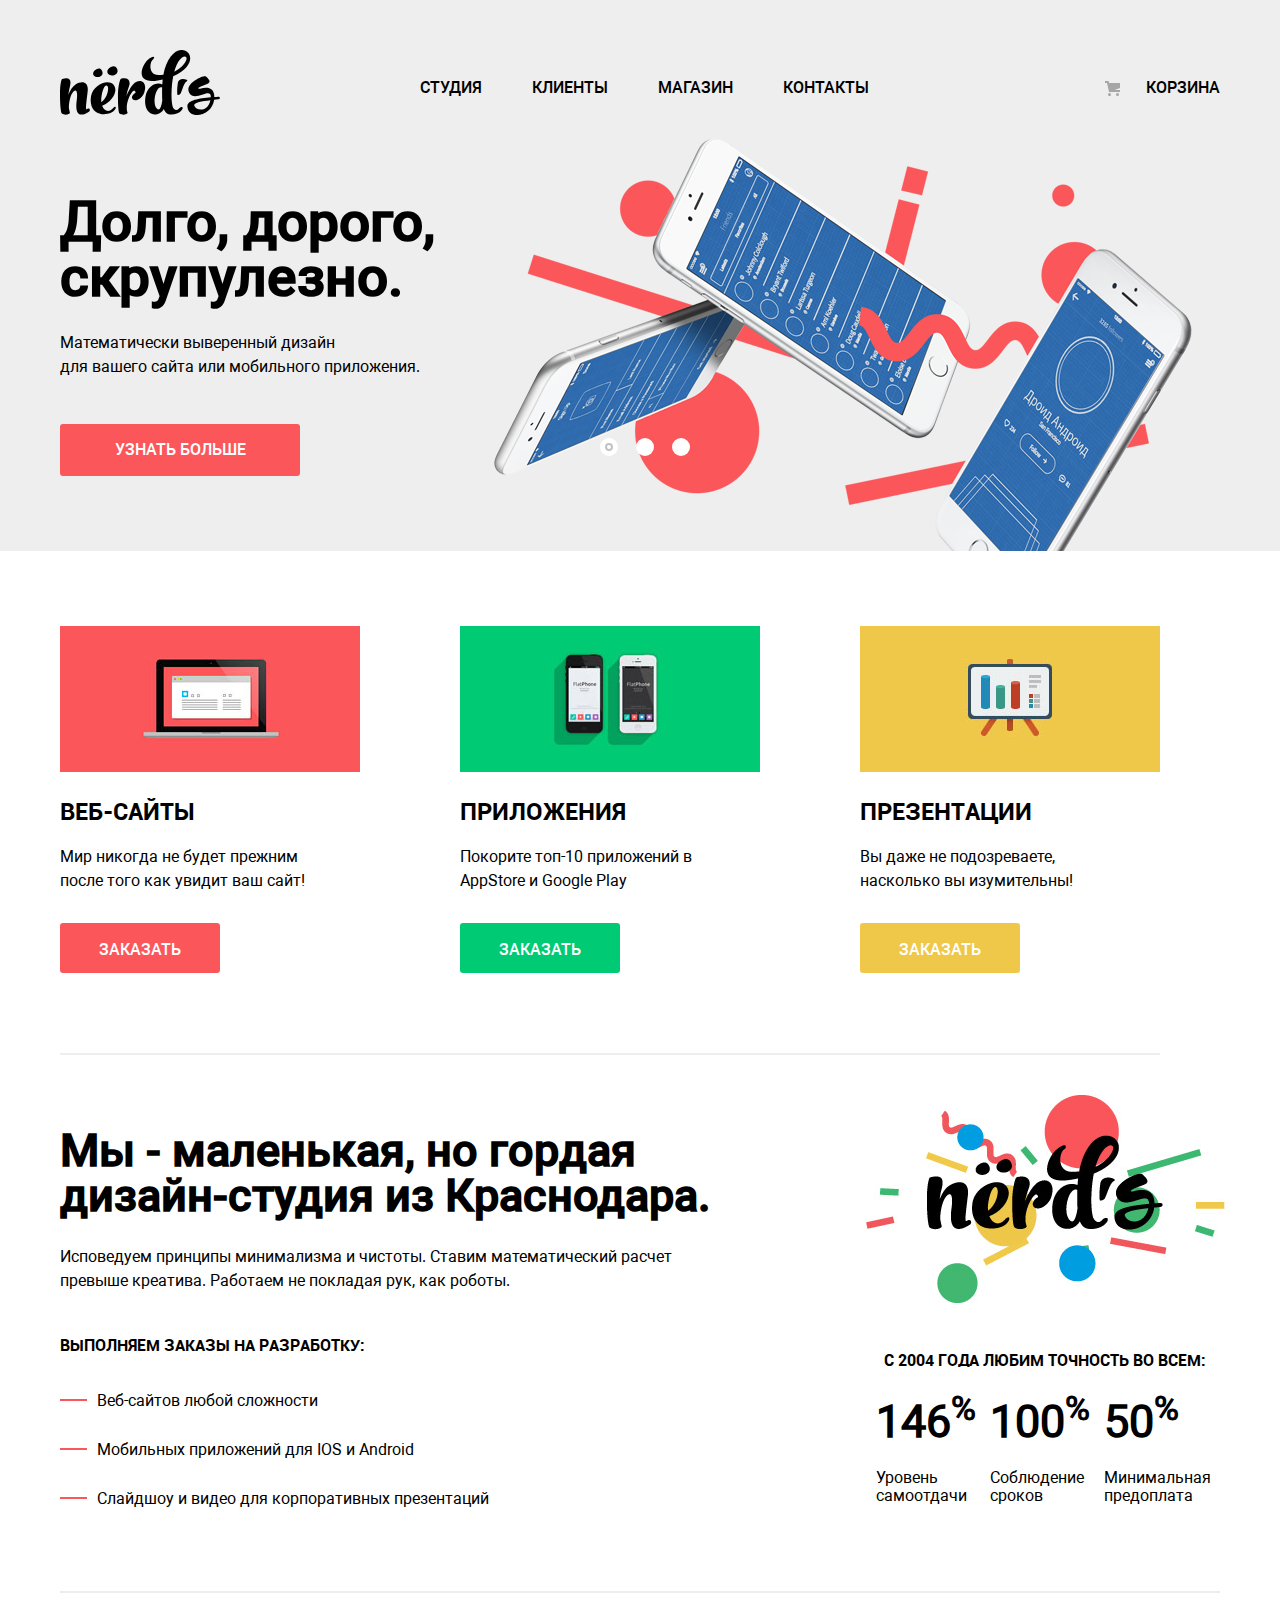
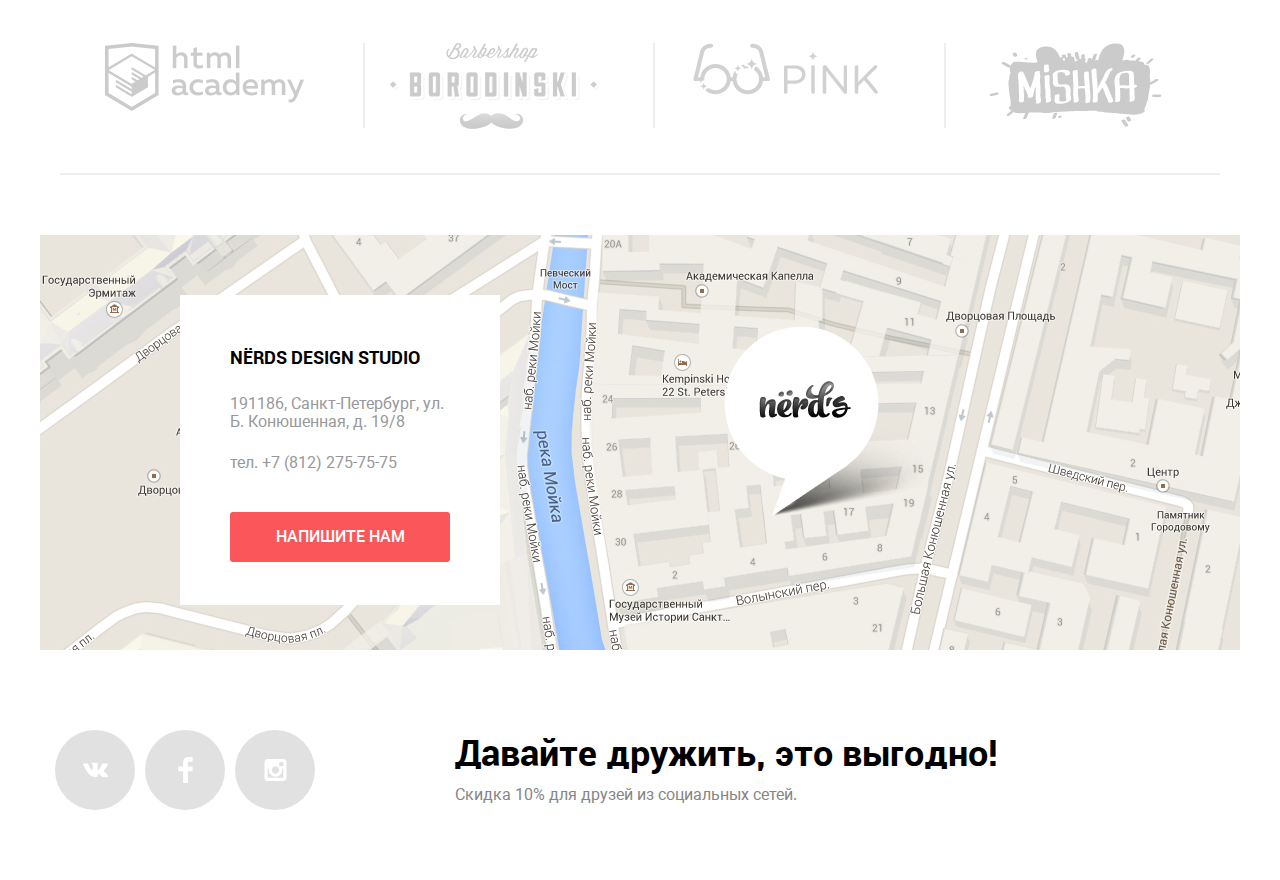
<file: index.html>
<!DOCTYPE html>
<html lang="ru">
  <head>
    <meta charset="utf-8">
    <title>Дизайн-студия "Нёрдс"</title>
    <link href="css/normalize.css" rel="stylesheet">
    <link href="css/style.css" rel="stylesheet">
  </head>
  <body>
    <header class="main-header">
      <nav class="main-navigation">
        <a class="header-logo" href="index.html">
          <img src="img/nerds-logo.svg" width="160" height="65" alt="Логотип Нёрдс">
        </a>
        <ul class="main-navigation-list">
          <li class="main-navigation-item"><a href="#">Студия</a></li>
          <li class="main-navigation-item"><a href="#">Клиенты</a></li>
          <li class="main-navigation-item"><a href="catalog.html">Магазин</a></li>
          <li class="main-navigation-item"><a href="#">Контакты</a></li>
        </ul>
        <a class="user-block" href="#">Корзина</a>
      </nav>  
      <section class="slider">
        <h2 class="visually-hidden">Слайдер</h2>
        <input type="radio" name="indicator" id="btn-1" class="btn-1 current" checked>
        <input type="radio" name="indicator" id="btn-2" class="btn-2">
        <input type="radio" name="indicator" id="btn-3" class="btn-3">
        <div class="slider-indicator">
          <label for="btn-1"></label>
          <label for="btn-2"></label>
          <label for="btn-3"></label>
        </div>
        <ul class="slider-list">
          <li class="slider-item slide-1 current">
            <h2 class="slider-title">Долго, дорого,<br>
            скрупулезно.</h2>
            <p>Математически выверенный дизайн<br>
            для вашего сайта или мобильного приложения.</p>
            <a class="button slider-button" href="#">Узнать больше</a>
            <img src="img/nerds-index-slide1.png" width="760" height="431" alt="Слайд1">
          </li>
          <li class="slider-item slide-2">
            <h2 class="slider-title">Любим математику<br>
            как никто другой</h2>
            <p>Никакого креатива, только математические формулы<br>
            для расчёта идеальных пропорций.</p>
            <a class="button slider-button" href="#">Узнать больше</a>
            <img src="img/nerds-index-slide2.png" width="760" height="431" alt="Слайд2">
          </li>
          <li class="slider-item slide-3">
            <h2 class="slider-title">Только ночь,<br>
            только хардкор</h2>
            <p>Работать днем, как все? Мы против этого.<br>
            Ближе к полуночи работа только начинается.</p>
            <a class="button slider-button" href="#">Узнать больше</a>
            <img src="img/nerds-index-slide3.png" width="760" height="431" alt="Слайд3">
          </li>
        </ul>
      </section>
    </header>
    <main class="container">
      <section class="features">
        <h2 class="visually-hidden">Услуги</h2>
        <ul class="features-list">
          <li class="features-item">
            <img src="img/illustration-1.jpg" width="300" height="146" alt="Веб-сайты">
            <h3 class="features-item-title">Веб-сайты</h3>
            <p>Мир никогда не будет прежним после того как увидит ваш сайт!</p>
            <button class="button features-button button-pink" type="button">Заказать</button>
          </li>
          <li class="features-item">
            <img src="img/illustration-2.jpg" width="300" height="146" alt="Приложения">
            <h3 class="features-item-title">Приложения</h3>
            <p>Покорите топ-10 приложений в AppStore и Google Play</p>
            <button class="button features-button button-green" type="button">Заказать</button>
          </li>
          <li class="features-item">
            <img src="img/illustration-3.jpg" width="300" height="146" alt="Презентации">
            <h3 class="features-item-title">Презентации</h3>
            <p>Вы даже не подозреваете, насколько вы изумительны!</p>
            <button class="button features-button button-yellow" type="button">Заказать</button>
          </li>
        </ul>
      </section>
      <section class="about-studio">
        <h2 class="visually-hidden">Информация о студии</h2>
        <div class="promo">
          <p><b>Мы - маленькая, но гордая дизайн-студия из Краснодара.</b></p>
          <p>Исповедуем принципы минимализма и чистоты. Ставим математический расчет превыше креатива. Работаем не покладая рук, как роботы.</p>
          <p class="orders">Выполняем заказы на разработку:</p>
          <ul class="orders-list">
            <li class="orders-item">Веб-сайтов любой сложности</li>
            <li class="orders-item">Мобильных приложений для IOS и Android</li>
            <li class="orders-item">Слайдшоу и видео для корпоративных презентаций</li>
          </ul>
        </div>
        <div class="info">
          <img src="img/nerds-illustration.png" width="360" height="208" alt="Логотип">
          <table class="info-table">
            <caption>С 2004 года любим точность во всем:</caption>
            <tr>
              <th>146<sup>%</sup></th>
              <th>100<sup>%</sup></th>
              <th>50<sup>%</sup></th>
            </tr>
            <tr>
              <td>Уровень самоотдачи</td>
              <td>Соблюдение сроков</td>
              <td>Минимальная предоплата</td>
            </tr>
          </table>
        </div>
      </section>
      <section class="clients">
        <h2 class="visually-hidden">Клиенты</h2>
        <ul class="clients-list">
          <li class="clients-item">
            <a href="https://htmlacademy.ru/intensive/htmlcss"><img src="img/logo-1.png" width="199" height="68" alt="HTML Academy"></a>
          </li>
          <li class="clients-item">
            <a href="#"><img src="img/logo-2.png" width="209" height="90" alt="Barbershop Borodinski"></a>
          </li>
          <li class="clients-item">
            <a href="#"><img src="img/logo-3.png" width="185" height="52" alt="Pink"></a>
          </li>
          <li class="clients-item">
            <a href=""><img src="img/logo-4.png" width="173" height="84" alt="Mishka"></a>
          </li>
        </ul>
      </section>
    </main>
    <footer class="main-footer">
      <section class="map-and-contacts">
        <div class="contacts">
          <p ><b>Nёrds design studio</b></p>
          <p>191186, Санкт-Петербург, ул. Б. Конюшенная, д. 19/8</p>
          <p class="phone">тел. +7 (812) 275-75-75</p>
          <a class="button footer-button" href="#">Напишите нам</a>
        </div>
        <img class="marker" src="img/map-marker.png" width="231" height="190" alt="Мы здесь">
      </section>
      <section class="social">
        <ul class="social-list">
          <li class="social-item">
            <a class="social-button" href="#"><img src="img/vk-icon.svg" alt="Вконтакте" width="25" height="20"></a>
          </li>
          <li class="social-item">
            <a class="social-button" href="#"><img src="img/fb-icon.svg" alt="Фейсбук" width="15" height="26"></a>
          </li>
          <li class="social-item">
            <a class="social-button" href="#"><img src="img/insta-icon.svg" alt="Инстаграм" width="23" height="22"></a>
          </li>
        </ul>
        <p><b>Давайте дружить, это выгодно!</b>
        Скидка 10% для друзей из социальных сетей.</p>
      </section>
    </footer>
    <section class="modal write-us">
        <h2>Напишите нам</h2>
        <form class="write-us-form" action="#" method="post">
          <p class="form-item">
          <label for="username">Ваше имя:</label>
          <input id="username" type="text" name="name" placeholder="Представьтесь, пожалуйста" required>
          </p>
          <p class="form-item">
          <label for="email">Ваш e-mail:</label>
          <input id="email" type="text" name="mail" placeholder="Для отправки ответа" required>
          </p>
          <p class="message-field">
          <label for="message">Текст письма:</label>
          <textarea id="message" name="text" placeholder="В свободной форме"></textarea>
          </p>
          <button class="button" type="submit">Отправить</button>
          <button class="modal-close" type="button">
          <img src="img/close-cross.svg" width="32" height="21" alt="Закрыть"></button>
        </form>
    </section>
    <script src="js/modal.js"></script>
  </body>
</html>
</file>
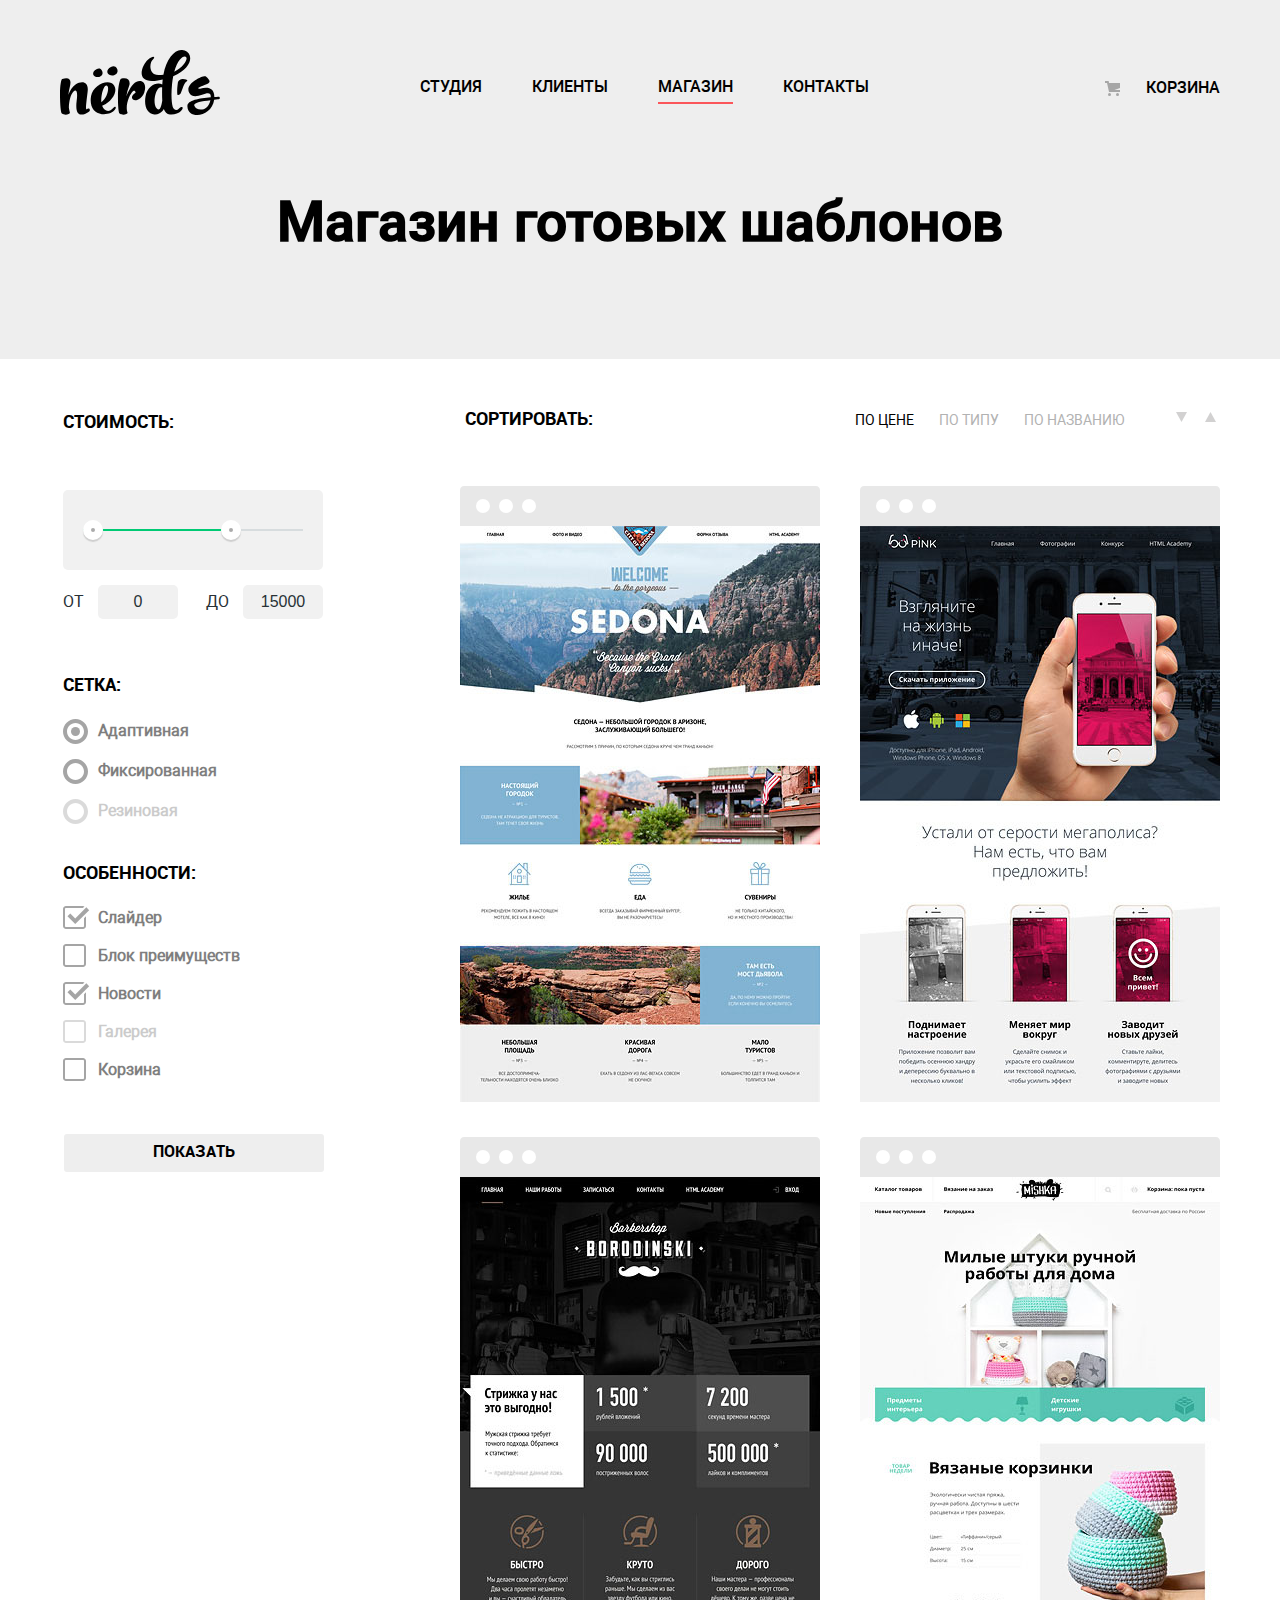
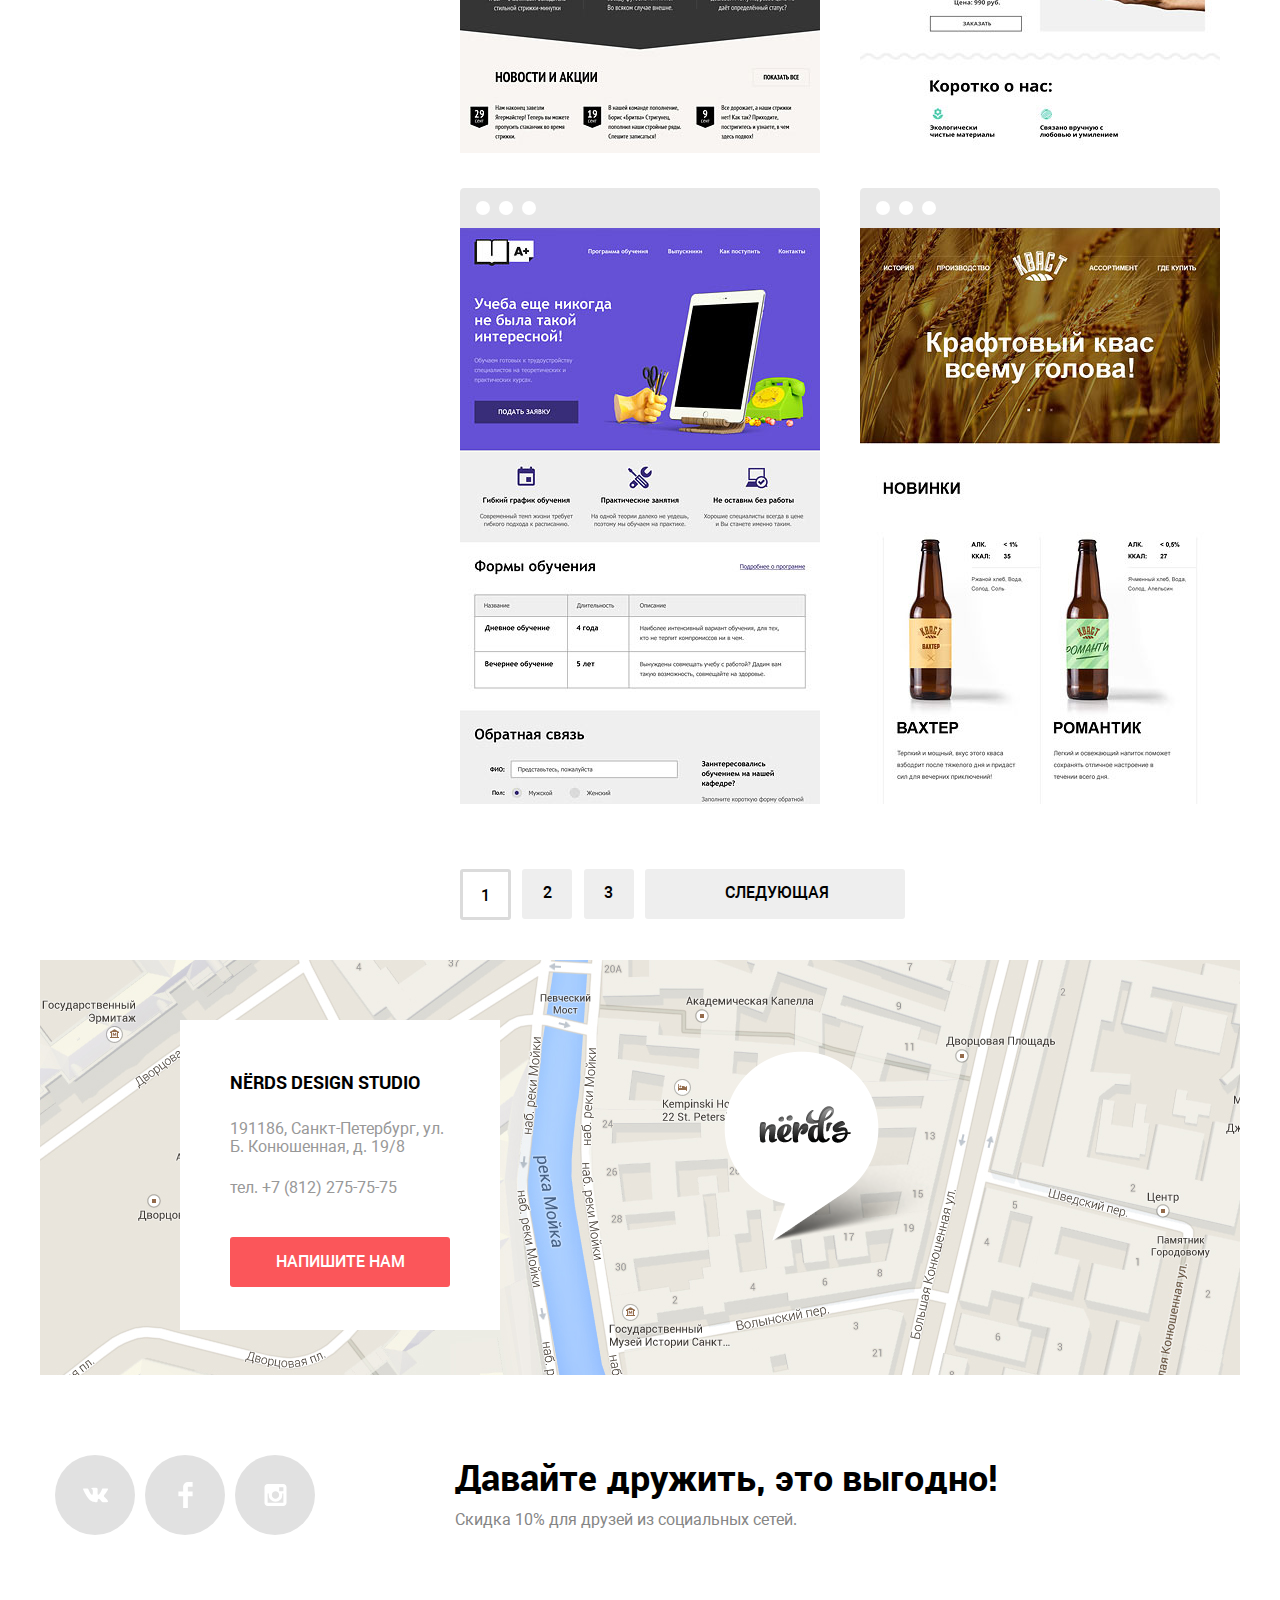
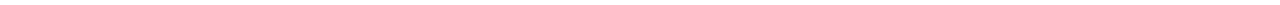
<file: catalog.html>
<!DOCTYPE html>
<html lang="ru">
  <head>
    <meta charset="utf-8">
    <title>Дизайн-студия "Нёрдс"</title>
    <link href="css/normalize.css" rel="stylesheet">
    <link href="css/style.css" rel="stylesheet">
  </head>
  <body>
    <header class="main-header">
      <nav class="main-navigation">
        <a class="header-logo" href="index.html">
          <img src="img/nerds-logo.svg" width="160" height="65" alt="Логотип Нёрдс">
        </a>
        <ul class="main-navigation-list">
          <li class="main-navigation-item"><a href="#">Студия</a></li>
          <li class="main-navigation-item"><a href="#">Клиенты</a></li>
          <li class="main-navigation-item"><a class="current" href="catalog.html">Магазин</a></li>
          <li class="main-navigation-item"><a href="#">Контакты</a></li>
        </ul>
        <a class="user-block" href="#">Корзина</a>
      </nav>
      <h1 class="catalog-title">Магазин готовых шаблонов</h1>
    </header>
    <main class="catalog-container">
      <section class="filters">
        <h2 class="visually-hidden">Фильтр товаров</h2>
        <form class="filter" method="get" action="#">
          <fieldset>
            <legend>Стоимость:</legend>
              <div class="range-filter">
                <div class="range-controls">
                  <div class="scale">
                    <div class="bar"></div>
                  </div>
                  <div class="toggle toggle-min"></div>
                  <div class="toggle toggle-max"></div>
                </div>
                <div class="price-controls">
                  <label class="min-price">от <input name="min-price" type="text" value="0"></label>
                  <label class="max-price">до <input name="max-price" type="text" value="15000"></label>
                </div>
              </div>
          </fieldset>
          <fieldset>
            <legend>Сетка:</legend>
            <ul class="filters-list">
              <li class="filter-option">
                <input class="filter-input-radio" type="radio" name="grid" value="adaptive" id="filter-adaptive" checked>
                <label for="filter-adaptive"><span><b>Адаптивная</b></span></label>
              </li>
              <li class="filter-option">
                <input class="filter-input-radio" type="radio" name="grid" value="fixed" id="filter-fixed">
                <label for="filter-fixed"><span><b>Фиксированная</b></span></label>
              </li>
              <li class="filter-option">
                <input class="filter-input-radio" type="radio" name="grid" value="rubber" id="filter-rubber" disabled>
                <label for="filter-rubber"><span><b>Резиновая</b></span></label>
              </li>
            </ul>
          </fieldset>
          <fieldset>
            <legend>Особенности:</legend>
            <ul class="filters-list">
              <li class="filter-option">
                <input class="filter-input-checkbox" type="checkbox" name="slider-id" id="filter-slider-id" checked>
                <label for="filter-slider-id"><span><b>Слайдер</b></span></label>
              </li>
              <li class="filter-option">
                <input class="filter-input-checkbox" type="checkbox" name="advantage-id" id="filter-advantage-id">
                <label for="filter-advantage-id"><span><b>Блок преимуществ</b></span></label>
              </li>
              <li class="filter-option">
                <input class="filter-input-checkbox" type="checkbox" name="news-id" id="filter-news-id" checked>
                <label for="filter-news-id"><span><b>Новости</b></span></label>
              </li>
              <li class="filter-option">
                <input class="filter-input-checkbox" type="checkbox" name="gallery-id" id="filter-gallery-id" disabled>
                <label for="filter-gallery-id"><span><b>Галерея</b></span></label>
              </li>
              <li class="filter-option">
                <input class="filter-input-checkbox" type="checkbox" name="basket-id" id="filter-basket-id">
                <label for="filter-basket-id"><span><b>Корзина</b></span></label>
              </li>
            </ul>
          </fieldset>
          <button type="submit" class="filter-button button">Показать</button>
        </form>
      </section>
      <section class="catalog-column">
         <div class="sorting-items">
          <span>Cортировать:</span>
          <ul class="list-sorting">
            <li class="sort"><a class="current" href="#">По цене</a></li>
            <li class="sort"><a href="#">По типу</a></li>
            <li class="sort"><a href="#">По названию</a></li>
            <li class="sort"><div class="icon-down"><a href="#">По убывающей</a></div></li>
            <li class="sort"><div class="icon-up"><a href="#">По возрастающей</a></div></li>
          </ul>
        </div>
        <section class="catalog">
          <h2 class="visually-hidden">Каталог товаров</h2>
          <ul class="catalog-list">
            <li class="catalog-item current">
              <a href="#"><img src="img/img-sedona.jpg" width="360" height="576" alt="Sedona"></a>
              <div class="catalog-item-info">
                <h3 class="catalog-item-info-title">Sedona</h3>
                <p>Информационный сайт для туристов</p>
                <a class="button catalog-button" href="#">9 900 руб.</a>
              </div>
            </li>
            <li class="catalog-item">
              <a href="#"><img src="img/img-pink.jpg" width="360" height="576" alt="Pink App"></a>
              <div class="catalog-item-info">
                <h3 class="catalog-item-info-title">Pink App</h3>
                <p>Продуктовый лендинг приложения для IOS и Android</p>
                <a class="button catalog-button" href="#">9 900 руб.</a>
              </div>
            </li>
            <li class="catalog-item">
              <a href="#"><img src="img/img-barbershop.jpg" width="360" height="576" alt="Барбершоп Бородинский"></a>
              <div class="catalog-item-info">
                <h3 class="catalog-item-info-title">Barbershop</h3>
                <p>Сайт салона красоты. Для мужчин, да.</p>
                <a class="button catalog-button" href="#">9 900 руб.</a>
              </div>
            </li>
            <li class="catalog-item">
              <a href="#"><img src="img/img-mishka.jpg" width="360" height="576" alt="Mishka"></a>
              <div class="catalog-item-info">
                <h3 class="catalog-item-info-title">Mishka</h3>
                <p>Интернет-магазин вязаных игрушек</p>
                <a class="button catalog-button" href="#">9 900 руб.</a>
              </div>
            </li>
            <li class="catalog-item">
              <a href="#"><img src="img/img-aplus.jpg" width="360" height="576" alt="A Plus"></a>
              <div class="catalog-item-info">
                <h3 class="catalog-item-info-title">A Plus</h3>
                <p>Лендинг курсов повышения квалификации</p>
                <a class="button catalog-button" href="#">9 900 руб.</a>
              </div>
            </li>
            <li class="catalog-item">
              <a href="#"><img src="img/img-kvast.jpg" width="360" height="576" alt="Кваст"></a>
              <div class="catalog-item-info">
                <h3 class="catalog-item-info-title">Кваст</h3>
                <p>Промо-сайт производителя крафтового кваса</p>
                <a class="button catalog-button" href="#">9 900 руб.</a>
              </div>
            </li>
          </ul>
        </section>
        <ul class="pagination-list">
          <li class="pagination-item current"><a class="current-page" title="Первая страница">1</a></li>
          <li class="pagination-item"><a href="#" title="Вторая страница">2</a></li>
          <li class="pagination-item"><a href="#" title="Третья страница">3</a></li>
          <li class="pagination-item"><a href="#" title="Следующая страница">Следующая</a></li>
        </ul>
      </section>
    </main>
    <footer class="main-footer">
      <section class="map-and-contacts">
        <div class="contacts">
          <p ><b>Nёrds design studio</b></p>
          <p>191186, Санкт-Петербург, ул. Б. Конюшенная, д. 19/8</p>
          <p class="phone">тел. +7 (812) 275-75-75</p>
          <a class="button footer-button" href="#">Напишите нам</a>
        </div>
        <img class="marker" src="img/map-marker.png" width="231" height="190" alt="Мы здесь">
      </section>
      <section class="social">
        <ul class="social-list">
          <li class="social-item">
            <a class="social-button" href="#"><img src="img/vk-icon.svg" alt="Вконтакте" width="25" height="20"></a>
          </li>
          <li class="social-item">
            <a class="social-button" href="#"><img src="img/fb-icon.svg" alt="Фейсбук" width="15" height="26"></a>
          </li>
          <li class="social-item">
            <a class="social-button" href="#"><img src="img/insta-icon.svg" alt="Инстаграм" width="23" height="22"></a>
          </li>
        </ul>
        <p><b>Давайте дружить, это выгодно!</b>
        Скидка 10% для друзей из социальных сетей.</p>
      </section>
    </footer>
    <section class="modal write-us">
        <h2>Напишите нам</h2>
        <form class="write-us-form" action="#" method="post">
          <p class="form-item">
          <label for="username">Ваше имя:</label>
          <input id="username" type="text" name="name" placeholder="Представьтесь, пожалуйста" required>
          </p>
          <p class="form-item">
          <label for="email">Ваш e-mail:</label>
          <input id="email" type="text" name="mail" placeholder="Для отправки ответа" required>
          </p>
          <p class="message-field">
          <label for="message">Текст письма:</label>
          <textarea id="message" name="text" placeholder="В свободной форме"></textarea>
          </p>
          <button class="button" type="submit">Отправить</button>
          <button class="modal-close" type="button">
          <img src="img/close-cross.svg" width="32" height="21" alt="Закрыть"></button>
        </form>
    </section>
    <script src="js/modal.js"></script>
  </body>
</html>
</file>
<file: css/style.css>
@font-face {
	font-family: "Roboto Regular";
	src:
		local("Roboto Regular"),
		url("../fonts/web/roboto.woff") format("woff");
}

@font-face {
	font-family: "Roboto Medium";
	src:
	local("Roboto Medium"),
	url("../fonts/web/robotomedium.woff") format("woff");
}

@font-face {
	font-family: "Roboto Bold";
	src:
		local("Roboto Bold"),
		url("../fonts/web/robotobold.woff") format("woff");
}

html, 
body {
	margin: 0;
	padding: 0;
	font-family: "Roboto Regular", "Arial", sans-serif;
	font-size: 16px;
	line-height: 24px;
	color: #000000;
	background-color: #ffffff;
}

a {
	text-decoration: none;
}

.button {
	display: block;
	padding: 18px 0;
	width: 160px;
	font-family: "Roboto Medium", "Arial", sans-serif;
	line-height: 18px;
	text-align: center;
	color: #ffffff;
	vertical-align: middle;
	text-transform: uppercase;
	background-color: #fb565a;
	border: none;
	border-radius: 3px;
	cursor: pointer;
}

.button:hover,
.button:focus {
	background-color: #e74246;
}

.button:active {
	color: rgba(255, 255, 255, 0.3);
	box-shadow: inset 0 3px 0 0 rgba(0, 1, 1, 0.1);
	background-color: #d7373b;
}

.visually-hidden:not(:focus):not(:active),
input[type="checkbox"].visually-hidden,
input[type="radio"].visually-hidden {
	position: absolute;
	width: 1px;
	height: 1px;
	margin: -1px;
	border: 0;
	padding: 0;
	white-space: nowrap;
	clip-path: inset(100%);
	clip: rect(0, 0, 0, 0);
	overflow: hidden;
}

.main-header {
	background-color: #eeeeee;
}

.header-logo {
	display: block;
	margin: 0;
	padding: 0;
	margin-right: 200px;
	width: 160px;
}

.header-logo img:hover, 
.header-logo img:focus {
	fill: #303030;
	opacity: 0.8;
}

.header-logo img:active {
	fill: #303030;
	opacity: 0.3;
}

.main-navigation {
	display: -webkit-box;
	display: -ms-flexbox;
	display: flex;
	-webkit-box-align: center;
		-ms-flex-align: center;
			align-items: center;
	margin: 0 auto;
	padding-top: 50px;
	padding-right: 20px;
	padding-bottom: 35px;
	padding-left: 20px;
	width: 1160px;
}

.main-navigation a {
	font-family: "Roboto Medium", "Arial", sans-serif;
	font-size: 16px;
	line-height: 30px;
	color: #000000;
	text-transform: uppercase;
}

.main-navigation-list {
	margin: 0;
	padding: 0;
	display: -webkit-box;
	display: -ms-flexbox;
	display: flex;
	-ms-flex-wrap: wrap;
		flex-wrap: wrap;
	width: 640px;
	list-style: none;
}

.main-navigation-list a {
	display: block;
	margin-right: 50px;
	padding-top: 4px 0;
}

.main-navigation a:hover,
.main-navigation a:focus {
	color: #fb565a;
}

.main-navigation a:active {
	color: #000000;
	opacity: 0.3;
}

.main-navigation a.current {
	border-bottom: 2px solid #fb565a;
}

.user-block {
	display: block;
	position: relative;
	width: 115px;
	margin: 0;
	padding: 4px 0;
	margin-left: 45px;
	text-align: right;
}

.user-block::before {
	content: "";
	position: absolute;
	top: 12px;
	left: 0px;
	width: 15px;
	height: 15px;
	background-image: url("../img/cart-icon.svg");
	background-repeat: no-repeat;
	background-position: 0 0;
}

/*Заголовок на странице каталога*/

.catalog-title {
	margin: 0;
	margin-bottom: 60px;
	padding-top: 35px;
	padding-bottom: 109px;
	width: 100%;
	font-family: "Roboto Medium", "Arial", sans-serif;
	font-size: 55px;
	line-height: 55px;
	text-align: center;
}

/*Слайдер*/

.slider {
	margin: 0;
	padding: 0;
	position: relative;
	margin-left: auto;
	margin-right: auto;
	padding-left: 20px;
	padding-right: 20px;
	width: 1160px;
}

.slider-list {
	margin: 0;
	padding: 0;
	width: 1160px;
}

.slider-item {
	position: relative;
	margin: 0;
	padding: 0;
	width: 1160px;
}

.slider-title {
	margin: 0;
	padding: 0;
	padding-top: 35px;
	padding-bottom: 13px;
	font-family: "Roboto Medium", "Arial", sans-serif;
	font-size: 55px;
	line-height: 55px;
}

.slide-1 .slider-title {
	width: 440px;
}

.slide-2 .slider-title {
	width: 525px;
}

.slide-3 .slider-title {
	width: 410px;
}

.slider-item p {
	margin: 0;
	padding: 0;
	padding-top: 13px;
	padding-bottom: 45px;
	width: 420px;
}

.slide-3 p {
	width: 360px;
}

.slider-list, 
.slider-indicator {
	list-style: none;
}

.slider-item img {
	position: absolute;
	right: 0;
	bottom: 0;
}

.slider-button {
	display: inline-block;
	margin-bottom: 75px;
	padding-top: 17px;
	padding-bottom: 17px;
	width: 240px;
}

.slider-indicator {
	position: absolute;
	display: -webkit-box;
	display: -ms-flexbox;
	display: flex;
	-webkit-box-pack: justify;
		-ms-flex-pack: justify;
			justify-content: space-between;
	margin: 0;
	padding: 0;
	right: 550px;
	bottom: 95px;
	width: 90px;
	z-index: 2;
}

.slider input[type="radio"] {
	display: none;
}

.slider-indicator label {
	position: relative;
	display: inline-block;
	width: 18px;
	height: 18px;
	background-color: #ffffff;
	border-radius: 50%;
}

.slider .btn-1:checked ~ .slider-indicator label[for="btn-1"]::before,
.slider .btn-2:checked ~ .slider-indicator label[for="btn-2"]::before,
.slider .btn-3:checked ~ .slider-indicator label[for="btn-3"]::before {
	content: "";
	position: absolute;
	display: inline-block;
	width: 4px;
	height: 4px;
	background-color: #ffffff;
	border: 2px solid #c2c2c2;
	border-radius: 50%;
	top: 5px;
	left: 5px;
}

.slider-item {
	display: none;
}

.slider .btn-1:checked ~ .slider-list .slide-1 {
	display: block;
}

.slider .btn-2:checked ~ .slider-list .slide-2 {
	display: block;
}

.slider .btn-3:checked ~ .slider-list .slide-3 {
	display: block;
}

.container {
	margin: 0 auto;
	padding-left: 20px;
	padding-right: 20px;
	padding-bottom: 50px;
	width: 1160px;
}

/*Блок преимуществ*/

.features-list {
	display: -webkit-box;
	display: -ms-flexbox;
	display: flex;
	-webkit-box-pack: justify;
		-ms-flex-pack: justify;
			justify-content: space-between;
	margin: 0;
	padding: 0;
	margin-right: 60px;
	padding-top: 75px;
	padding-bottom: 80px;
	width: 1100px;
	list-style: none;
	border-bottom: 2px solid #eeeeee;
}

.features-item {
	margin: 0;
	padding: 0;
	width: 300px;
}

.features-item-title {
	margin: 0;
	padding: 0;
	padding-top: 20px;
	padding-bottom: 11px;
	font-family: "Roboto Bold", "Arial", sans-serif;
	font-size: 24px;
	line-height: 30px;
	text-transform: uppercase;
}

.features-item p {
	margin: 0;
	padding: 0;
	padding-top: 5px;
	padding-bottom: 30px;
	width: 260px;
}

.features-button {
	height: 50px;
}

.features-item .button-green {
	background-color: #00ca74;
}

.features-item .button-green:hover, 
.features-item .button-green:focus {
	background-color: #00bc6c;
}

.features-item .button-green:active {
	color: rgba(255, 255, 255, 0.3);
	-webkit-box-shadow: inset 0 3px 0 0 rgba(0, 1, 1, 0.1);
			box-shadow: inset 0 3px 0 0 rgba(0, 1, 1, 0.1);
	background-color: #00aa62;
}

.features-item .button-yellow {
	background-color: #efc84a;
}

.features-item .button-yellow:hover,
.features-item .button-yellow:focus {
	background-color: #eab534;
}

.features-item .button-yellow:active {
	color: rgba(255, 255, 255, 0.3);
	-webkit-box-shadow: inset 0 3px 0 0 rgba(0, 1, 1, 0.1);
			box-shadow: inset 0 3px 0 0 rgba(0, 1, 1, 0.1);
	background-color: #e5a722;
}

/*Информация о студии*/

.about-studio {
	display: -webkit-box;
	display: -ms-flexbox;
	display: flex;
	-webkit-box-pack: justify;
		-ms-flex-pack: justify;
		justify-content: space-between;
	margin: 0;
	padding: 0;
	margin-left: auto;
	margin-right: auto;
	padding-top: 40px;
	padding-bottom: 70px;
	width: 1160px;
	border-bottom: 2px solid #eeeeee;
}

.promo {
	padding-top: 23px;
	width: 680px;
}

.promo p {
	margin: 0;
	padding: 0;
	padding-top: 10px;
	padding-bottom: 17px;
	width: 660px;
}

.promo .orders {
	display: inline-block;
	padding-top: 25px;
	padding-bottom: 5px;
	font-weight: bold;
	text-transform: uppercase;
}

.promo b {
	font-family: "Roboto Medium", "Arial", sans-serif;
	font-size: 45px;
	line-height: 45px;
}

.orders {
	font-family: "Roboto Bold", "Arial", sans-serif;
}

.orders-list {
	margin: 0;
	padding: 0;
	padding-top: 10px;
	list-style: none;
}

.orders-item {
	position: relative;
	padding-left: 37px;
	padding-top: 15px;
	padding-bottom: 10px;
}

.orders-item::before {
	content: "";
	display: inline-block;
	position: absolute;
	width: 27px;
	height: 2px;
	top: 50%;
	left: 0;
	background-color: #fb565a;
}

.info {
	width: 380px;
	height: 410px;
}

.info img {
	margin-left: 25px;
	margin-bottom: 40px;
}

.info-table {
	margin: 0;
	margin-left: 25px;
	padding: 0;
	width: 360px;
	border-spacing: 10px;
}

.info-table caption {
	margin: 0;
	margin-bottom: 10px;
	font-size: 16px;
	line-height: 24px;
	font-family: "Roboto Bold", "Arial", sans-serif;
	text-transform: uppercase;
	text-align: center;	
}

.info-table tr {
	height: 55px;
}

.info-table th {
	font-size: 45px;
	line-height: 10,06px;
	text-align: left;
}

.info-table td {
	line-height: 18px;
	text-align: left;
}

/*Клиенты*/

.clients-list {
	display: -webkit-box;
	display: -ms-flexbox;
	display: flex;
	-ms-flex-pack: distribute;
		justify-content: space-around;
	margin: 0;
	padding: 0;
	width: 1160px;
	height: 180px;
	list-style: none;
	border-bottom: 2px solid #eeeeee;
}

.clients-item {
	margin-top: 50px;
	margin-bottom: 45px;
	width: 260px;
	height: 85px;
	text-align: center;
	border-left: 2px solid #eeeeee;
}

.clients-item:nth-child(1) {
	border: none;
}

.clients a {
	text-align: center;
}

.clients img {
	opacity: 0.2;
}

.clients img:hover,
.clients img:focus {
	opacity: 1;
}

.clients img:active {
	opacity: 0.1;
}

/*Страница каталога*/

.catalog-container {
	display: -webkit-box;
	display: -ms-flexbox;
	display: flex;
	-webkit-box-pack: justify;
		-ms-flex-pack: justify;
			justify-content: space-between;
	margin: 0 auto;
	margin-top: -50px;
	padding: 0;
	width: 1160px;
}

/*Фильтры*/

.filters {
	margin-top: 40px;
	margin-right: 115px;
	margin-left: -11px;
	width: 260px;
}

.filter {
	width: 260px;
}

.filter fieldset {
	margin-bottom: -7px;
	border: none;
}

.filter legend {
	margin: 0;
	margin-bottom: -5px;
	padding: 0;
	width: 260px;
	font-family: "Roboto Bold", "Arial", sans-serif;	
	font-size: 18px;
	line-height: 30px;
	text-transform: uppercase;
}

.filters-list {
	list-style: none;
}

.filters-list .filter-option {
	margin-bottom: 13px;
}

.filter label {
	color: #283136;
}

.range-filter {
	margin: 50px auto;
	width: 260px;
}

.range-controls {
	position: relative;
	margin-bottom: 15px;
	padding-top: 39px;
	padding-right: 20px;
	padding-left: 20px;
	height: 41px;
	border-radius: 5px;
	background: #f1f1f1;
}

.range-controls .scale {
	height: 2px;
	background: #d7dcde;
}

.range-controls .bar {
	width: 70%;
	height: 2px;
	background: #00ca74;
}

.range-controls .toggle {
	position: absolute;
	top: 30px;
	left: 0px;
	width: 4px;
	height: 4px;
	cursor: pointer;
	border: 8px solid #fff;
	border-radius: 50%;
	background: #ababab;
	-webkit-box-shadow: 0 2px 1px 0 #cfcfcf;
			box-shadow: 0 2px 1px 0 #cfcfcf;
}

.range-controls .toggle-min {
	left: 20px;
}

.range-controls .toggle-max {
	left: 158px;
}

.price-controls {
	font-size: 0;
}

.price-controls label {
	display: inline-block;
	width: 50%;
	font-size: 16px;
	text-transform: uppercase;
}

.max-price {
	text-align: right;
}

.price-controls input {
	margin-left: 10px;
	padding: 8px 10px;
	width: 60px;
	font-size: 16px;
	text-align: center;
	color: #283136;
	border: none;
	border-radius: 5px;
	background: #f1f1f1;
}

.filter button {
	margin-top: 0px;
	margin-left: 15px;
	padding: 10px 45px;
	width: 260px;
	font-family: "Roboto Bold", "Arial", sans-serif;
	text-align: center;
	vertical-align: middle;
	color: black;
	background-color: #eeeeee;
}

.filter button:hover {
	background-color: #dfdfdf;
}

.filter button:active {
	background-color: #d5d5d5;
	color: #959595;
	-webkit-box-shadow: 0 3px 0 0 #bfbfbf inset;
			box-shadow: 0 3px 0 0 #bfbfbf inset;
}

input[type="radio"] {
	display:none;
}

input[type="radio"] + label span {
	display:inline-block;
	width:25px;
	height:25px;
	vertical-align: middle;
	background-image: url("../img/radio-off.svg");
	background-repeat: no-repeat;
	background-position: center left;
	opacity: 0.5;
	cursor:pointer;
}

input[type="radio"]:checked + label span {
	background:url("../img/radio-on.svg") top no-repeat;
	opacity: 0.5;
}

input[type="radio"] + label span:hover {
	opacity: 1;
}

input[type="radio"]:disabled + label span {
	opacity: 0.2;
}

input[type="checkbox"] {
	display:none;
}

input[type="checkbox"] + label span {
	display: block;
	width: 28px;
	height: 25px;
	vertical-align: middle;
	background-image: url("../img/checkbox-off.svg");
	background-repeat: no-repeat;
	background-position: top left;
	opacity: 0.5;
	cursor:pointer;
}

input[type="checkbox"]:checked + label span {
	background:url("../img/checkbox-on.svg") top left no-repeat;
	opacity: 0.5;
}

input[type="checkbox"] + label span:hover {
	opacity: 1;
}

input[type="checkbox"]:disabled + label span {
	opacity: 0.2;
}

.filter-option {
	margin-left: -40px;
}

.filter-option b {
	margin-left: 35px;
	width: 265px; 
	font-family: "Roboto Regular", "Arial", sans-serif;
	color: black;
	white-space: nowrap;
}

.filter-option span {
	margin-bottom: 2px;
	margin-right: 10px;
}

.filter fieldset:nth-child(3) {
	margin-top: 15px;
	margin-bottom: 25px;
}

.sorting-items {
	display: -webkit-box;
	display: -ms-flexbox;
	display: flex;
	-webkit-box-orient: horizontal;
	-webkit-box-direction: normal;
		-ms-flex-direction: row;
		flex-direction: row;
	-webkit-box-align: stretch;
		-ms-flex-align: stretch;
			align-items: stretch;
	margin-top: 40px;
	margin-left: 5px;
	font-size: 14px;
	text-transform: uppercase;
	color: #b2b2b2;
}

.sorting-items span {
	font-family: "Roboto Bold", "Arial", sans-serif;
	font-size: 18px;
	color: black;
}

.list-sorting {
	position: relative;
	display: -webkit-box;
	display: -ms-flexbox;
	display: flex;
	-webkit-box-orient: horizontal;
	-webkit-box-direction: normal;
		-ms-flex-direction: row;
		flex-direction: row;
	-webkit-box-pack: end;
		-ms-flex-pack: end;
			justify-content: flex-end;
	width: 585px;
	list-style: none;
}

.list-sorting .sort {
	display: inline-block;
	margin-top: -15px;
}

.sort a {
	display: block;
	padding-left: 25px;
	font-size: 14px;
	text-transform: uppercase;
	color: #b2b2b2;
	text-decoration: none;
}

.sort a:hover {
	color: #666666;
}

.sort a:active {
	color: black;
}

.sort .current {
	color: black;
}

.list-sorting li:nth-last-child(3) {
	padding-right: 35px;
}

.list-sorting li .icon-up a,
.list-sorting li .icon-down a {
	display: block;
	margin-left: 3px;
	margin-right: -10px;
	margin-top: 3px;
	width: 11px;
	height: 11px;
	opacity: 0.2;
}

.icon-up a {
	display: block;
	width: 100%;
	background-position: center;
	background-repeat: no-repeat;
	background-image: url("../img/icon-up-dir.svg");
	text-align: center;
	text-indent:-9999px;
}

.icon-down a {
	display: block;
	width: 100%;
	background-position: center;
	background-repeat: no-repeat;
	background-image: url("../img/icon-down-dir.svg");
	text-align: center;
	text-indent:-9999px;
}

.icon-down .current {
	opacity: 1;
}

.list-sorting li .icon-up a:hover,
.list-sorting li .icon-down a:hover {
	opacity: 0.4;
}

.list-sorting li .icon-up a:active,
.list-sorting li .icon-down a:active {
	opacity: 1;
}

/*Каталог товаров*/

.catalog {
	padding-top: 40px;
	padding-bottom: 20px;
}

.catalog-list {
	display: -webkit-box;
	display: -ms-flexbox;
	display: flex;
	-ms-flex-wrap: wrap;
		flex-wrap: wrap;
	-webkit-box-pack: justify;
		-ms-flex-pack: justify;
			justify-content: space-between;
	margin: 0;
	padding: 0;
	width: 760px;
	list-style: none;	
}

.catalog-item {
	position: relative;
	margin-top: 40px;
	margin-bottom: 35px;
	height: 576px;
}

.catalog-item::before {
	content: "";
	display: inline-block;
	position: absolute;
	width: 360px;
	height: 40px;
	top: -40px;
	left: 0;
	background-image: url("../img/browser.svg");
	background-repeat: no-repeat;
	background-position: 0 0;
	opacity: 0.12;
}

.catalog-item:hover::before,
.catalog-item:focus::before {
	opacity: 1;
}

.catalog-item-info {
	display: none;
	position: absolute;
	padding-top: 30px;
	padding-left: 60px;
	padding-right: 60px;
	padding-bottom: 45px;
	width: 240px;
	height: 155px;
	bottom: 0;
	left: 0;
	background-color: #eeeeee;
	-webkit-box-shadow: 0 5px 15px 3px rgba(0, 0, 0, 0.25);
			box-shadow: 0 5px 15px 3px rgba(0, 0, 0, 0.25); 
}

.catalog-item-info-title {
	margin: 0;
	padding: 0;
	padding-bottom: 10px;
	font-family: "Roboto Bold", "Arial", sans-serif;
	font-size: 18px;
	line-height: 30px;
	text-align: center;
	text-transform: uppercase;
}

.catalog-item-info p {
	margin: 0;
	padding: 0;
	padding-top: 10px;
	padding-bottom: 32px;
	line-height: 18px;
	text-align: center;
	color: #666666;
}

.catalog-button {
	padding-top: 17px;
	margin-right: 20px;
	margin-left: 20px;
	width: 200px;
	font-family: "Roboto Medium", "Arial", sans-serif;
	font-size: 16px;
	line-height: 18px;
}

.catalog-item:hover .catalog-item-info,
.catalog-item:focus .catalog-item-info {
	display: block;
}

/*Нумерация*/

.pagination-list {
	display: -webkit-box;
	display: -ms-flexbox;
	display: flex;
	-webkit-box-pack: justify;
		-ms-flex-pack: justify;
			justify-content: space-between;
	margin: 0;
	padding: 0;
	padding-top: 10px;
	padding-bottom: 30px;
	width: 445px;
	list-style: none;
}

.pagination-item a {
	display: inline-block;
	width: 20px;
	height: 20px;
	padding: 15px;
	font-family: "Roboto Medium", "Arial", sans-serif;
	font-size: 16px;
	line-height: 18px;
	text-align: center;
	vertical-align: middle;
	text-transform: uppercase;
	color: #000000;
	background-color: #eeeeee;
	border-radius: 3px;
}

.pagination-item:last-child a {
	padding-left: 80px;
	padding-right: 80px;
	width: 100px;
}

.pagination-item a:hover,
.pagination-item a:focus {
	background-color: #dfdfdf;
}

.pagination-item a:active {
	color: rgba(0, 0, 0, 0.3);
	background-color: #d5d5d5;
	-webkit-box-shadow: inset 0 3px 0 0 rgba(0, 1, 1, 0.1);
			box-shadow: inset 0 3px 0 0 rgba(0, 1, 1, 0.1);
}

.pagination-list .current-page {
	width: 15px;
	height: 15px;
	border: 3px solid #dbdbdb;
	background-color: white;
}

/*Футер*/

.main-footer .contacts {
	position: absolute;
	width: 220px;
	height: 210px;
	top: 60px;
	left: 140px;
	padding: 50px;
	background-color: white;
}

.map-and-contacts {
	position: relative;
	margin: 0 auto;
	margin-top: 10px;
	width: 1200px;
	height: 415px;
	background-image: url("../img/map.jpg");
	background-repeat: no-repeat;
	background-position: 0 0;
}

.contacts p {
	display: inline-block;
	padding: 0;
	margin: 0;
	width: 220px;
	line-height: 18px;
	color: #989898;
}

.contacts .phone {
	margin-top: 20px;

}

.contacts b {
	display: inline-block;
	margin-left: auto;
	margin-right: auto;
	padding-bottom: 20px;
	font-family: "Roboto Bold", "Arial", sans-serif;
	font-size: 18px;
	line-height: 30px;
	text-align: center;
	text-transform: uppercase;
	color: #000000;
}

.footer-button {
	margin-top: 37px;
	padding: 16px 0;
	width: 220px;
}

.marker {
	position: absolute;
	top: 22%;
	left: 57%;
}

.social {
	display: -webkit-box;
	display: -ms-flexbox;
	display: flex;
	margin-top: 65px;
	margin-right: auto;
	margin-left: auto;
	padding-top: 15px;
	padding-left: 10px;
	padding-right: 20px;
	padding-bottom: 70px;
	width: 1160px;
}

.social-list {
	display: -webkit-box;
	display: -ms-flexbox;
	display: flex;
	-webkit-box-pack: justify;
		-ms-flex-pack: justify;
			justify-content: space-between;
	-webkit-box-align: center;
		-ms-flex-align: center;
			align-items: center;
	margin: 0;
	padding: 0;
	width: 260px;
	list-style: none;
}

.social-item a {
	display: -webkit-box;
	display: -ms-flexbox;
	display: flex;
	-webkit-box-align: center;
		-ms-flex-align: center;
			align-items: center;
	-webkit-box-pack: center;
		-ms-flex-pack: center;
			justify-content: center;
	width: 80px;
	height: 80px;
	border-radius: 50%;
	background-color: #e1e1e1;
}

.social-item a:hover,
.social-item a:focus {
	background-color: #e74246;
}

.social-item a:active {
	background-color: #d7373b;
	-webkit-box-shadow: inset 0 3px 15px 0 rgba(0, 1, 1, 0.1);
			box-shadow: inset 0 3px 15px 0 rgba(0, 1, 1, 0.1);
}

.social-item a:active img {
	opacity: 0.3;
}

.social p {
	margin: 0;
	margin-left: 140px;
	margin-right: auto;
	padding: 0;
	width: 580px;
	line-height: 22px;
	color: #858585;
}

.social b {
	display: inline-block;
	padding-top: 9px;
	padding-bottom: 9px;
	font-family: "Roboto Bold", "Arial", sans-serif;
	font-size: 36px;
	line-height: 36px;
	color: #000000;
}

/*Модальное окно*/

.modal {
	display: none;
	position: fixed;
	margin: 0;
	padding-top: 75px;
	padding-left: 100px;
	padding-right: 100px;
	padding-bottom: 85px;
	width: 760px;
	background-color: white;
	-webkit-box-shadow: 0 20px 40px 10px rgba(0, 0, 0, 0.4);
			box-shadow: 0 20px 40px 10px rgba(0, 0, 0, 0.4);
}

.modal-close {
	position: absolute;
	top: 80px;
	right: 100px;
	width: 20px;
	height: 20px;
	background-color: transparent;
	border: none;
	cursor: pointer;
}

.modal-close img {
	opacity: 0.3;
}

.modal-close img:hover,
.modal-close img:focus {
	opacity: 1;
}

.modal-close img:active {
	opacity: 0.1;
}

.write-us {
	top: 80px;
	left: 50%;
	width: 760px;
	margin-left: -440px;
	padding: 75px 100px;
}

.write-us h2 {
	margin: 0;
	margin-bottom: 20px;
	padding: 0;
	font-family: "Roboto Medium", "Arial", sans-serif;
	font-size: 45px;
	line-height: 45px;
	color: #000000;
}

.write-us-form {
	display: -webkit-box;
	display: -ms-flexbox;
	display: flex;
	-ms-flex-wrap: wrap;
		flex-wrap: wrap;
	-webkit-box-pack: justify;
		-ms-flex-pack: justify;
			justify-content: space-between;
	width: 100%;
}

.form-item {
	width: 360px;
}

.write-us-form label {
	display: inline-block;
	margin-bottom: 10px;
	font-family: "Roboto Bold", "Arial", sans-serif;
	font-size: 16px;
	line-height: 18px;
	color: #000000;
}

.write-us-form input {
	display: inline-block;
	width: 345px;
	height: 45px;
	font: inherit;
	background-color: transparent;
	border: 2px solid #d7dcde;
	border-radius: 3px;
}

.message-field {
	width: 760px;
}

.write-us-form textarea {
	width: 760px;
	height: 115px;
	border: 2px solid #d7dcde;
	border-radius: 3px;
}

.write-us-form input:hover,
.write-us-form textarea:hover {
	border-color: #b4b9bb;
 }

.write-us-form input:focus,
.write-us-form textarea:focus {
	border-color: #000000;
}

.write-us-form input.invalid {
	border-color: #e74246;
	color: #e74246;
}

.write-us-form .button {
	width: 260px;
	height: 50px;
}

.modal-show {
	display: block;
	animation: bounce 0.6s;
}

.modal-error {
	animation: shake 0.6s;
}

@-webkit-keyframes bounce {
	0% {
		-webkit-transform: translateY(-2000px);
				transform: translateY(-2000px);
	}

	70% {
		-webkit-transform: translateY(30px);
				transform: translateY(30px);
	}

	90% {
		-webkit-transform: translateY(-10px);
				transform: translateY(-10px);
	}

	100% {
		-webkit-transform: translateY(0);
				transform: translateY(0);
	}
}

@keyframes bounce {
	0% {
		-webkit-transform: translateY(-2000px);
				transform: translateY(-2000px);
	}

	70% {
		-webkit-transform: translateY(30px);
				transform: translateY(30px);
	}

	90% {
		-webkit-transform: translateY(-10px);
				transform: translateY(-10px);
	}

	100% {
		-webkit-transform: translateY(0);
				transform: translateY(0);
	}
}

@-webkit-keyframes shake {
	0%,
	100% {
		-webkit-transform: translateX(0);
				transform: translateX(0);
	}

	10%,
	30%,
	50%,
	70%,
	90% {
		-webkit-transform: translateX(-10px);
				transform: translateX(-10px);
	}

	20%,
	40%,
	60%,
	80% {
		-webkit-transform: translateX(10px);
				transform: translateX(10px);
	}
}

@keyframes shake {
	0%,
	100% {
		-webkit-transform: translateX(0);
			transform: translateX(0);
	}

	10%,
	30%,
	50%,
	70%,
	90% {
		-webkit-transform: translateX(-10px);
			transform: translateX(-10px);
	}

	20%,
	40%,
	60%,
	80% {
		-webkit-transform: translateX(10px);
			transform: translateX(10px);
	}
}
</file>
